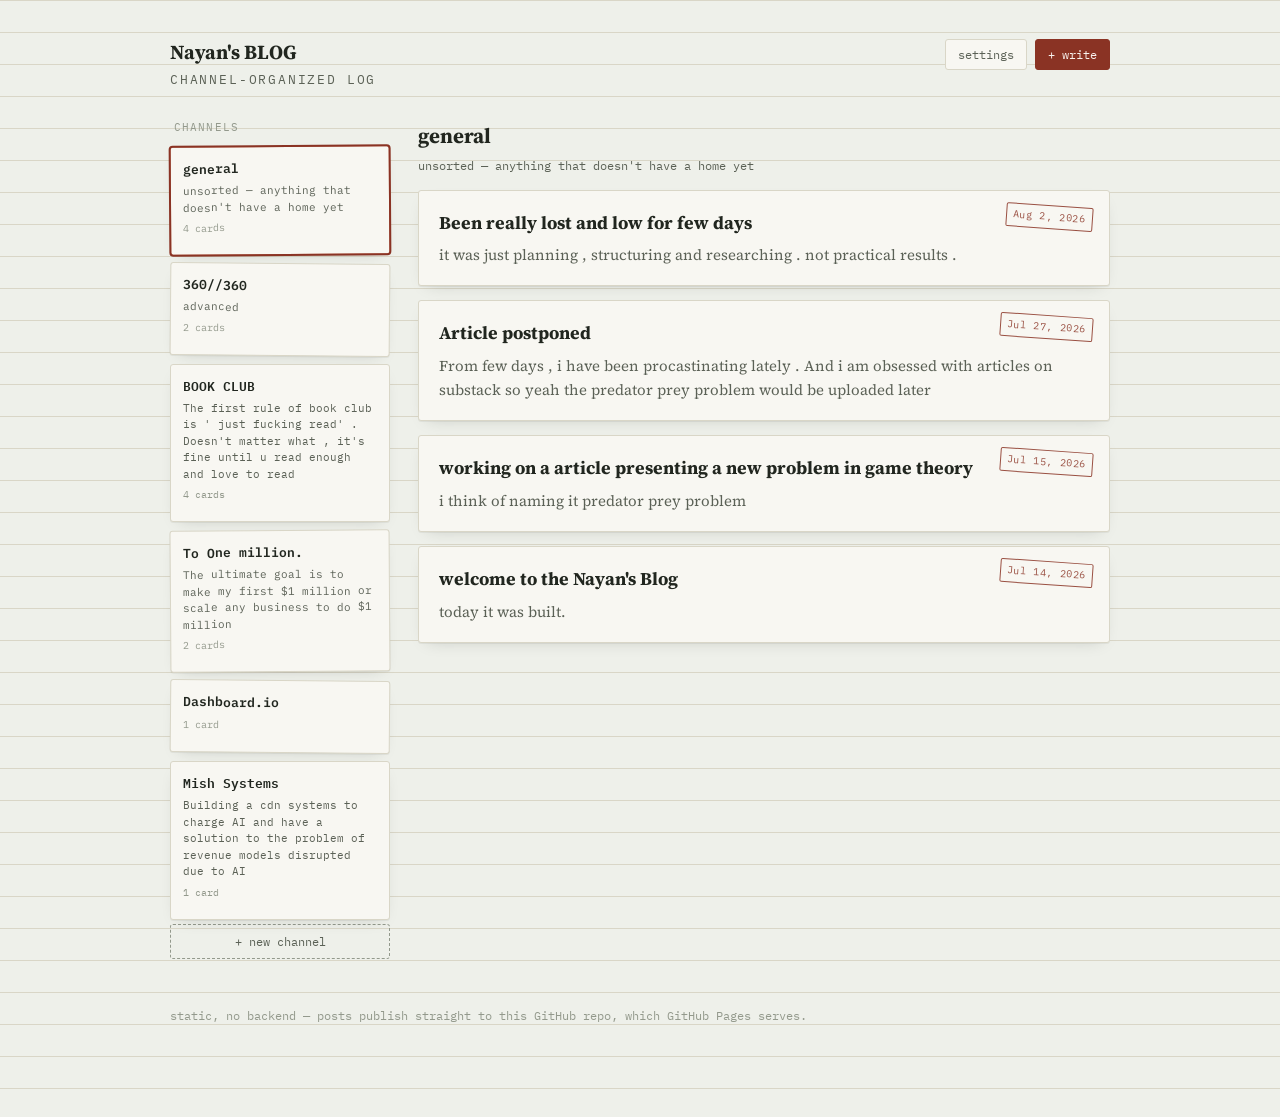
<file: index.html>
<!DOCTYPE html>
<html lang="en">
<head>
<meta charset="UTF-8" />
<meta name="viewport" content="width=device-width, initial-scale=1.0" />
<title>Nayan's BLOG</title>
<meta name="description" content="a channel-organized personal blog, written and published from the browser." />
<link rel="preconnect" href="https://fonts.googleapis.com">
<link href="https://fonts.googleapis.com/css2?family=Source+Serif+4:wght@400;700&family=IBM+Plex+Mono:wght@400;500;600&display=swap" rel="stylesheet">
<link rel="stylesheet" href="styles.css" />
<meta name="google-site-verification" content="GjZIoeVk2_IHrVJ6Qy03aOYJwwtOpuJatuVvW1lhFqE" />
</head>
<body>
<div class="shell">

  <div class="top-bar">
    <div class="brand">
      <strong>Nayan's BLOG</strong>
      <span>channel-organized log</span>
    </div>
    <div class="top-actions">
      <button class="btn" id="open-settings">settings</button>
      <button class="btn btn-stamp" id="open-write">+ write</button>
    </div>
  </div>

  <div class="layout">
    <aside>
      <p class="drawer-label">channels</p>
      <div class="channels" id="channels-list"></div>
      <button class="new-channel-btn" id="new-channel-btn">+ new channel</button>
    </aside>

    <main>
      <div class="feed-header">
        <div>
          <h1 class="feed-title" id="feed-title">general</h1>
          <p class="feed-desc" id="feed-desc"></p>
        </div>
      </div>
      <div id="feed"></div>
    </main>
  </div>

  <footer class="site-footer">
    <p>static, no backend — posts publish straight to this GitHub repo, which GitHub Pages serves.</p>
  </footer>
</div>

<!-- ---- write overlay --------------------------------------------------- -->
<div class="overlay" id="write-overlay" hidden>
  <div class="write-card">
    <h2>new card</h2>
    <input type="text" class="title-input" id="post-title" placeholder="title" />
    <div class="field-row">
      <div>
        <label class="mono" for="post-channel">channel</label>
        <select id="post-channel"></select>
      </div>
    </div>
    <div class="toolbar">
      <button type="button" data-cmd="bold" title="Bold"><b>B</b></button>
      <button type="button" data-cmd="italic" title="Italic"><i>I</i></button>
      <button type="button" data-cmd="formatBlock" data-value="H2" title="Heading">H2</button>
      <button type="button" data-cmd="formatBlock" data-value="H3" title="Subheading">H3</button>
      <button type="button" data-cmd="insertUnorderedList" title="Bullet list">• list</button>
      <button type="button" data-cmd="insertOrderedList" title="Numbered list">1. list</button>
      <button type="button" data-cmd="createLink" title="Link">link</button>
      <button type="button" data-cmd="formatBlock" data-value="P" title="Paragraph">¶</button>
    </div>
    <div class="editor-body" id="editor-body" contenteditable="true" data-placeholder="start writing…"></div>
    <p class="status-line" id="write-status"></p>
    <div class="write-actions">
      <button class="btn" id="cancel-write">cancel</button>
      <button class="btn btn-stamp" id="publish-btn">publish</button>
    </div>
  </div>
</div>

<!-- ---- settings modal ---------------------------------------------------- -->
<div class="overlay" id="settings-overlay" hidden>
  <div class="settings-card">
    <h2>connect this site to GitHub</h2>
    <p class="settings-help">
      Publishing works by committing files to the same GitHub repo this site is hosted from.
      1) Create a <strong>fine-grained personal access token</strong> at
      <a href="https://github.com/settings/personal-access-tokens/new" target="_blank" rel="noopener">github.com/settings/personal-access-tokens/new</a>
      scoped to only this one repo, with <strong>Contents: Read and write</strong> permission — nothing else.
      2) Paste the repo details below. The token is saved only in this browser's local storage — never committed to the repo, never sent anywhere but GitHub's API.
    </p>
    <div class="field-row">
      <div>
        <label class="mono" for="cfg-owner">github username</label>
        <input type="text" id="cfg-owner" placeholder="e.g. turnr" />
      </div>
      <div>
        <label class="mono" for="cfg-repo">repo name</label>
        <input type="text" id="cfg-repo" placeholder="e.g. the-stacks" />
      </div>
    </div>
    <div class="field-row">
      <div>
        <label class="mono" for="cfg-branch">branch</label>
        <input type="text" id="cfg-branch" placeholder="main" />
      </div>
      <div>
        <label class="mono" for="cfg-token">personal access token</label>
        <input type="text" id="cfg-token" placeholder="github_pat_…" />
      </div>
    </div>
    <p class="status-line" id="settings-status"></p>
    <div class="settings-actions">
      <button class="btn" id="cancel-settings">cancel</button>
      <button class="btn btn-stamp" id="save-settings">save</button>
    </div>
  </div>
</div>

<script src="gh.js"></script>
<script src="app.js"></script>
</body>
</html>
</file>
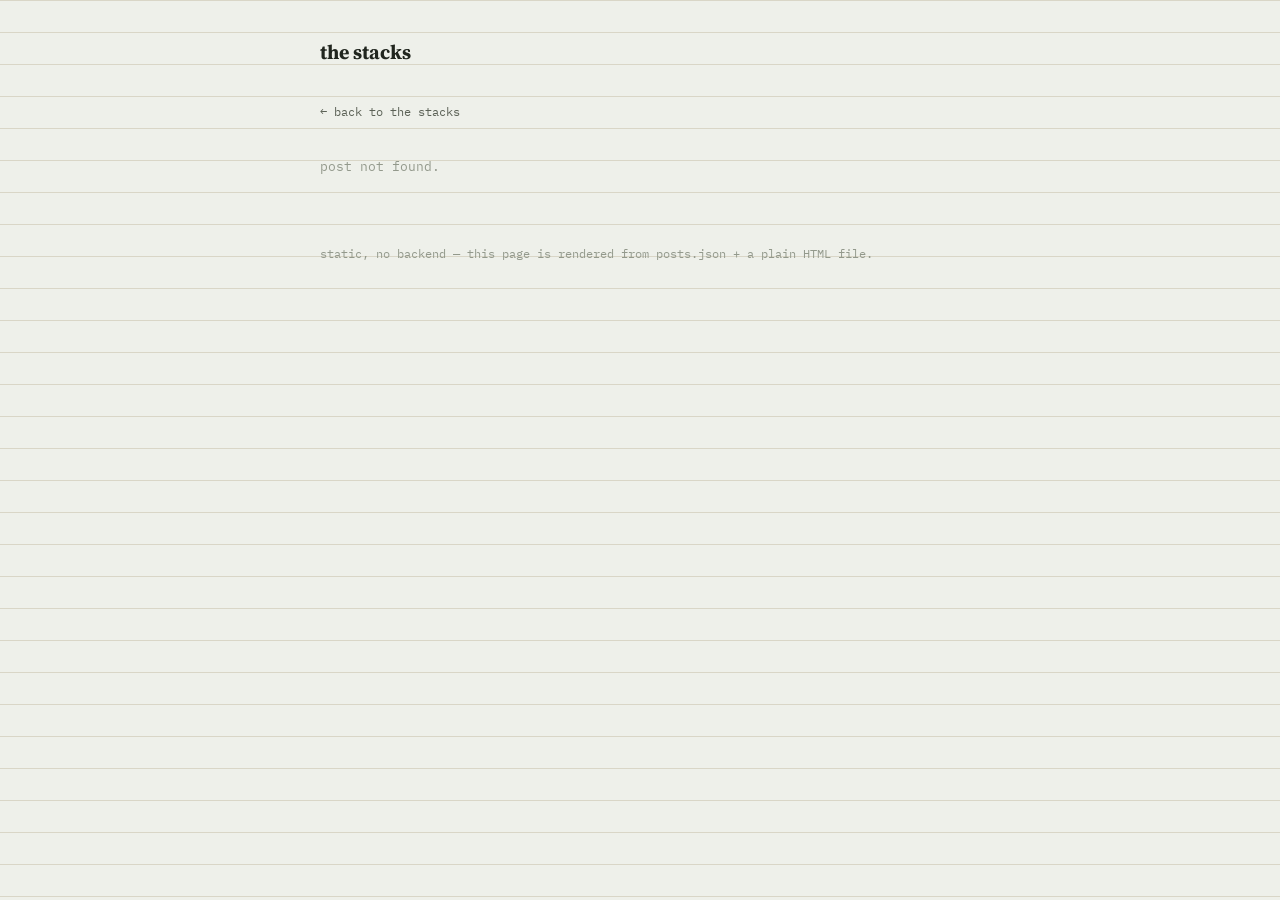
<file: post.html>
<!DOCTYPE html>
<html lang="en">
<head>
<meta charset="UTF-8" />
<meta name="viewport" content="width=device-width, initial-scale=1.0" />
<title>post — the stacks</title>
<meta name="description" content="" id="meta-desc" />
<link rel="preconnect" href="https://fonts.googleapis.com">
<link href="https://fonts.googleapis.com/css2?family=Source+Serif+4:wght@400;700&family=IBM+Plex+Mono:wght@400;500;600&display=swap" rel="stylesheet">
<link rel="stylesheet" href="styles.css" />
</head>
<body>
<div class="shell" style="max-width:680px;">

  <div class="top-bar">
    <div class="brand">
      <strong><a href="index.html" style="color:inherit;">the stacks</a></strong>
    </div>
  </div>

  <a class="back-link" href="index.html">&larr; back to the stacks</a>

  <article id="post-root">
    <p class="empty-state">loading…</p>
  </article>

  <footer class="site-footer">
    <p>static, no backend — this page is rendered from posts.json + a plain HTML file.</p>
  </footer>
</div>

<script src="gh.js"></script>
<script src="app.js"></script>
<script>renderSinglePost();</script>
</body>
</html>
</file>
<file: styles.css>
/* ============================================================
   the stacks — card catalog aesthetic
   sage paper background, oxblood stamp accent, ink text
   typewriter mono for labels/meta, serif for reading body
   ============================================================ */

:root {
  --bg: #eef0ea;
  --bg-card: #f8f7f2;
  --ink: #21261f;
  --ink-dim: #5b6156;
  --ink-faint: #93998c;
  --stamp: #8a3324;
  --stamp-soft: #c97a63;
  --rule: #d9d6c7;
  --shadow: 0 1px 0 rgba(33,38,31,0.06), 0 6px 16px -10px rgba(33,38,31,0.25);
}

* { box-sizing: border-box; }

html { color-scheme: light; }

body {
  margin: 0;
  background: var(--bg);
  background-image:
    linear-gradient(var(--rule) 1px, transparent 1px);
  background-size: 100% 32px;
  background-attachment: local;
  color: var(--ink);
  font-family: "Source Serif 4", Georgia, serif;
  font-size: 16px;
  line-height: 1.6;
}

.mono {
  font-family: "IBM Plex Mono", ui-monospace, Menlo, Consolas, monospace;
}

a { color: var(--stamp); text-decoration: none; }
a:hover { text-decoration: underline; }

button {
  font-family: "IBM Plex Mono", ui-monospace, monospace;
  cursor: pointer;
}

/* ---- shell layout ------------------------------------------------- */

.shell {
  max-width: 980px;
  margin: 0 auto;
  padding: 36px 20px 80px;
}

.top-bar {
  display: flex;
  align-items: baseline;
  justify-content: space-between;
  gap: 16px;
  margin-bottom: 28px;
  flex-wrap: wrap;
}

.brand {
  font-family: "IBM Plex Mono", monospace;
  font-size: 13px;
  letter-spacing: 0.14em;
  text-transform: uppercase;
  color: var(--ink-dim);
}

.brand strong {
  color: var(--ink);
  font-size: 20px;
  letter-spacing: 0;
  text-transform: none;
  font-family: "Source Serif 4", Georgia, serif;
  font-weight: 700;
  display: block;
  margin-bottom: 2px;
}

.top-actions {
  display: flex;
  gap: 8px;
}

.btn {
  font-size: 12px;
  background: var(--bg-card);
  color: var(--ink-dim);
  border: 1px solid var(--rule);
  border-radius: 3px;
  padding: 7px 12px;
}
.btn:hover { color: var(--ink); border-color: var(--ink-faint); }

.btn-stamp {
  background: var(--stamp);
  color: #f8f2ee;
  border-color: var(--stamp);
}
.btn-stamp:hover { background: #732a1e; color: #fff; }

.btn:focus-visible { outline: 2px solid var(--stamp); outline-offset: 2px; }

/* ---- grid: sidebar of channels + main feed ------------------------- */

.layout {
  display: grid;
  grid-template-columns: 220px 1fr;
  gap: 28px;
  align-items: start;
}

@media (max-width: 720px) {
  .layout { grid-template-columns: 1fr; }
}

/* ---- channel "drawer tabs" ------------------------------------------ */

.drawer-label {
  font-family: "IBM Plex Mono", monospace;
  font-size: 11px;
  letter-spacing: 0.1em;
  text-transform: uppercase;
  color: var(--ink-faint);
  margin: 0 0 10px 4px;
}

.channels {
  display: flex;
  flex-direction: column;
  gap: 8px;
}

.channel-card {
  background: var(--bg-card);
  border: 1px solid var(--rule);
  border-radius: 3px;
  padding: 10px 12px;
  text-align: left;
  box-shadow: var(--shadow);
  transform: rotate(0deg);
}

.channel-card:nth-child(3n+1) { transform: rotate(-0.4deg); }
.channel-card:nth-child(3n+2) { transform: rotate(0.5deg); }

.channel-card[aria-pressed="true"] {
  border-color: var(--stamp-soft);
  outline: 2px solid var(--stamp);
  outline-offset: -1px;
}

.channel-name {
  font-family: "IBM Plex Mono", monospace;
  font-size: 13px;
  font-weight: 600;
  color: var(--ink);
  margin: 0 0 3px;
}

.channel-desc {
  font-family: "IBM Plex Mono", monospace;
  font-size: 11px;
  color: var(--ink-dim);
  margin: 0;
  line-height: 1.5;
}

.channel-count {
  font-family: "IBM Plex Mono", monospace;
  font-size: 10px;
  color: var(--ink-faint);
  margin-top: 6px;
}

.new-channel-btn {
  width: 100%;
  background: transparent;
  border: 1px dashed var(--ink-faint);
  color: var(--ink-dim);
  font-size: 12px;
  border-radius: 3px;
  padding: 9px 12px;
  margin-top: 4px;
}
.new-channel-btn:hover { border-color: var(--stamp); color: var(--stamp); }

/* ---- post cards ------------------------------------------------------ */

.feed-header {
  display: flex;
  align-items: baseline;
  justify-content: space-between;
  margin-bottom: 14px;
  flex-wrap: wrap;
  gap: 10px;
}

.feed-title {
  font-size: 21px;
  font-weight: 700;
  margin: 0;
}

.feed-desc {
  font-family: "IBM Plex Mono", monospace;
  font-size: 12px;
  color: var(--ink-dim);
  margin: 4px 0 0;
}

.post-card {
  position: relative;
  background: var(--bg-card);
  border: 1px solid var(--rule);
  border-radius: 3px;
  box-shadow: var(--shadow);
  padding: 18px 20px;
  margin-bottom: 14px;
}

.stamp-mark {
  position: absolute;
  top: 14px;
  right: 16px;
  font-family: "IBM Plex Mono", monospace;
  font-size: 10px;
  letter-spacing: 0.06em;
  color: var(--stamp);
  border: 1.5px solid var(--stamp);
  border-radius: 2px;
  padding: 3px 6px;
  transform: rotate(4deg);
  opacity: 0.85;
}

.post-title {
  font-size: 18px;
  font-weight: 700;
  margin: 0 26px 6px 0;
}
.post-title a { color: var(--ink); }
.post-title a:hover { color: var(--stamp); }

.post-excerpt {
  color: var(--ink-dim);
  margin: 0;
  font-size: 15px;
}

.empty-state {
  font-family: "IBM Plex Mono", monospace;
  color: var(--ink-faint);
  font-size: 13px;
  padding: 20px 0;
}

/* ---- write overlay ---------------------------------------------------- */

.overlay {
  position: fixed;
  inset: 0;
  background: rgba(33,38,31,0.4);
  display: flex;
  align-items: flex-start;
  justify-content: center;
  padding: 40px 16px;
  overflow-y: auto;
  z-index: 50;
}

.overlay[hidden] { display: none; }

.write-card, .settings-card {
  background: var(--bg-card);
  border-radius: 6px;
  box-shadow: 0 20px 60px -20px rgba(0,0,0,0.5);
  width: 100%;
  max-width: 640px;
  padding: 24px 26px 26px;
}

.write-card h2, .settings-card h2 {
  margin: 0 0 16px;
  font-size: 17px;
}

.field-row {
  display: flex;
  gap: 10px;
  margin-bottom: 12px;
  flex-wrap: wrap;
}

.field-row > * { flex: 1; min-width: 160px; }

label.mono {
  display: block;
  font-size: 11px;
  color: var(--ink-dim);
  margin-bottom: 4px;
  text-transform: uppercase;
  letter-spacing: 0.06em;
}

input[type="text"], select, textarea {
  width: 100%;
  font-family: "IBM Plex Mono", monospace;
  font-size: 13px;
  background: var(--bg);
  border: 1px solid var(--rule);
  border-radius: 3px;
  padding: 8px 10px;
  color: var(--ink);
}
input[type="text"]:focus, select:focus, textarea:focus {
  outline: 2px solid var(--stamp);
  outline-offset: 1px;
}

.title-input {
  font-family: "Source Serif 4", Georgia, serif;
  font-size: 20px;
  font-weight: 700;
  padding: 6px 2px;
  border: none;
  border-bottom: 1px solid var(--rule);
  border-radius: 0;
  background: transparent;
  margin-bottom: 12px;
}
.title-input:focus { outline: none; border-bottom-color: var(--stamp); }

.toolbar {
  display: flex;
  gap: 4px;
  margin-bottom: 8px;
  flex-wrap: wrap;
}

.toolbar button {
  background: var(--bg);
  border: 1px solid var(--rule);
  border-radius: 3px;
  font-size: 12px;
  padding: 5px 9px;
  color: var(--ink-dim);
}
.toolbar button:hover { color: var(--ink); border-color: var(--ink-faint); }

.editor-body {
  min-height: 260px;
  background: var(--bg);
  border: 1px solid var(--rule);
  border-radius: 3px;
  padding: 14px 16px;
  font-family: "Source Serif 4", Georgia, serif;
  font-size: 16px;
  line-height: 1.65;
}
.editor-body:focus { outline: 2px solid var(--stamp); outline-offset: 1px; }
.editor-body h2, .editor-body h3 { margin: 18px 0 8px; }
.editor-body p { margin: 0 0 12px; }
.editor-body:empty:before {
  content: attr(data-placeholder);
  color: var(--ink-faint);
}

.write-actions, .settings-actions {
  display: flex;
  justify-content: flex-end;
  gap: 8px;
  margin-top: 16px;
}

.status-line {
  font-family: "IBM Plex Mono", monospace;
  font-size: 12px;
  color: var(--ink-dim);
  margin-top: 10px;
  min-height: 16px;
}
.status-line.error { color: var(--stamp); }

.settings-help {
  font-family: "IBM Plex Mono", monospace;
  font-size: 11.5px;
  color: var(--ink-dim);
  line-height: 1.6;
  background: var(--bg);
  border: 1px solid var(--rule);
  border-radius: 3px;
  padding: 10px 12px;
  margin-bottom: 14px;
}
.settings-help a { text-decoration: underline; }

/* ---- single post page -------------------------------------------------- */

.back-link { font-family: "IBM Plex Mono", monospace; font-size: 12px; color: var(--ink-dim); }

.post-page-header { margin: 20px 0 24px; }
.post-page-title { font-size: 28px; margin: 8px 0 6px; }
.post-page-meta { font-family: "IBM Plex Mono", monospace; font-size: 12px; color: var(--ink-dim); }

.post-page-body { font-size: 17px; }
.post-page-body h2, .post-page-body h3 { margin: 28px 0 10px; }
.post-page-body p { margin: 0 0 16px; }
.post-page-body a { text-decoration: underline; }

.site-footer {
  margin-top: 48px;
  font-family: "IBM Plex Mono", monospace;
  font-size: 11.5px;
  color: var(--ink-faint);
}
</file>
